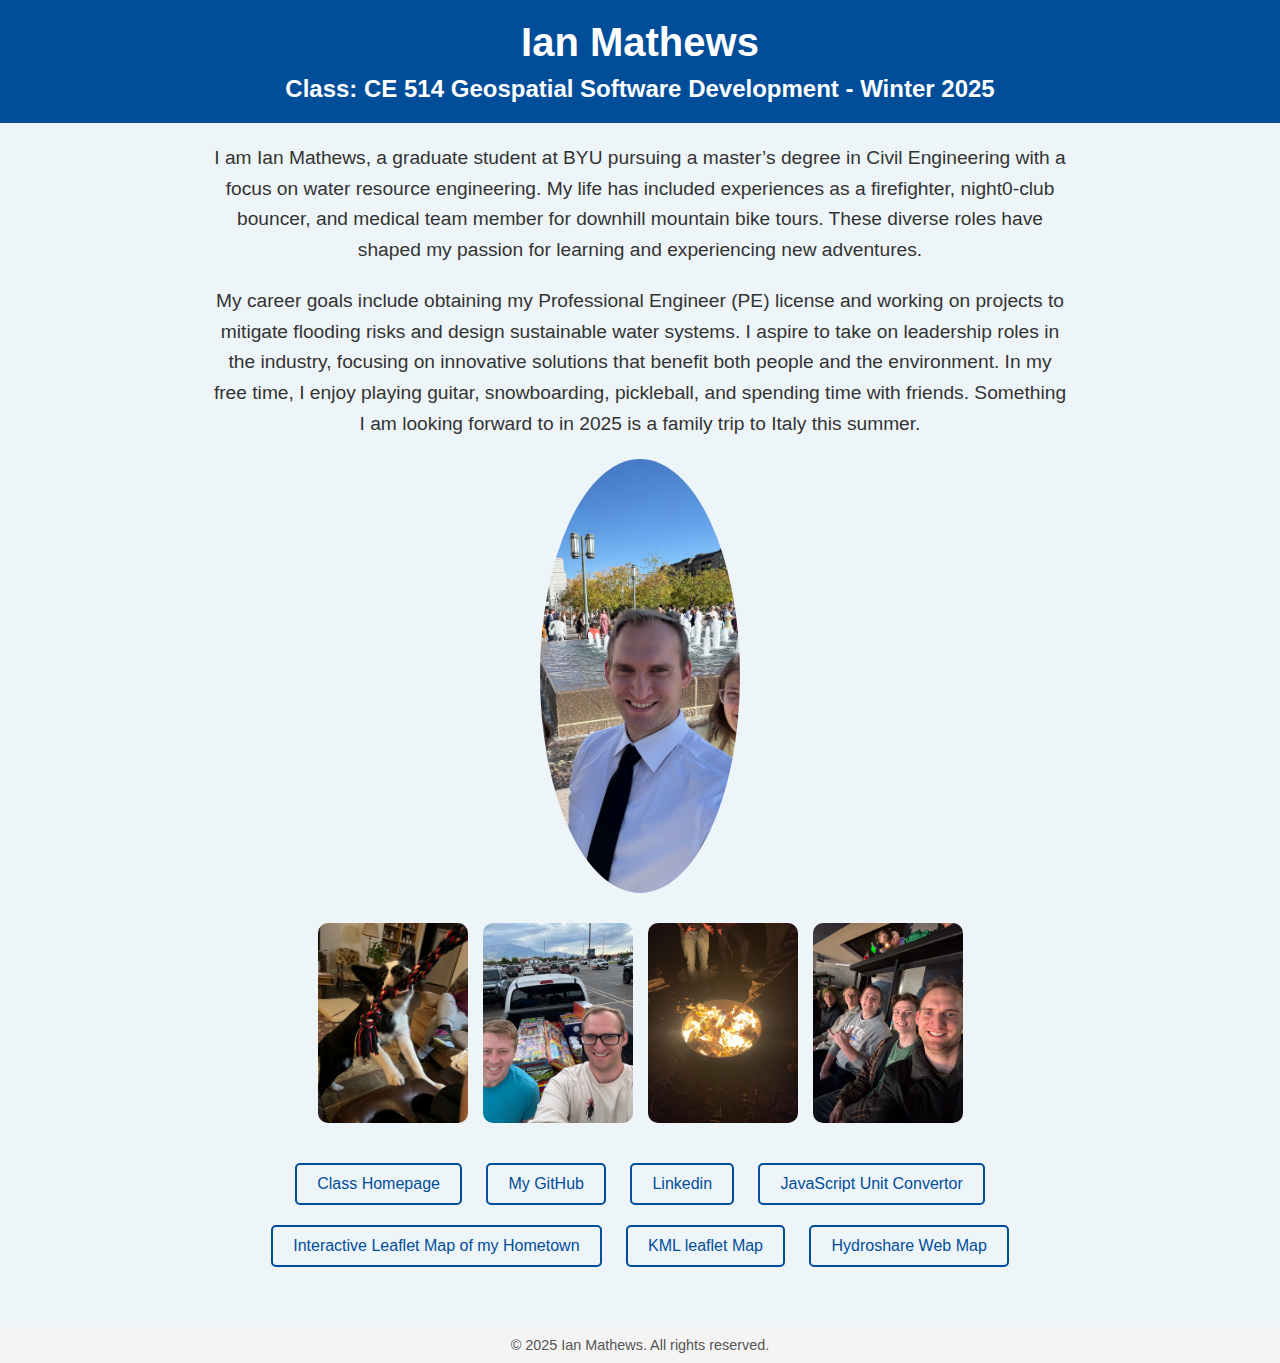
<file: index.html>
<!DOCTYPE html>
<html lang="en">
<head>
    <meta charset="UTF-8">
    <meta name="viewport" content="width=device-width, initial-scale=1.0">
    <title>Ian Mathews</title>
    <link rel="stylesheet" type="text/css" href="https://imathews-238.github.io/CE514/style.css" />
</head>
<body>
    <header>
        <h1>Ian Mathews</h1>
        <h2>Class: CE 514 Geospatial Software Development - Winter 2025</h2>
    </header>

    <main>
        <p class="intro">
            I am Ian Mathews, a graduate student at BYU pursuing a master’s degree in Civil Engineering with a focus on water resource engineering. 
            My life has included experiences as a firefighter, night0-club bouncer, and medical team member for downhill mountain bike tours. These diverse roles 
            have shaped my passion for learning and experiencing new adventures.
        </p>

        <p class="intro">
            My career goals include obtaining my Professional Engineer (PE) license and working on projects to mitigate flooding risks and design sustainable water systems. 
            I aspire to take on leadership roles in the industry, focusing on innovative solutions that benefit both people and the environment. In my free time, I enjoy playing guitar, 
            snowboarding, pickleball, and spending time with friends. Something I am looking forward to in 2025 is a family trip to Italy this summer.
        </p>

        <img src="me.jpeg" class="my_img" alt="Profile Picture">

        <div class="interests">
            <img src="dog.jpeg" alt="dog">
            <img src="fireworks.jpeg" alt="Fireworks">
            <img src="fire.jpeg" alt="Fire">
            <img src="friends.jpeg" alt="Friends hanging out">
        </div>

        <div class="links">
            <a href="https://imathews-238.github.io/ce514" target="_blank">Class Homepage</a>
            <a href="https://github.com/imathews-238" target="_blank">My GitHub</a>
            <a href="https://linkedin.com/in/ian-mathews-m328" target="_blank">Linkedin</a>
            <a href="https://imathews-238.github.io/CE514/unitconvertor" target="_blank">JavaScript Unit Convertor</a>
            <a href="https://imathews-238.github.io/CE514/leaflet.html" target="_blank">Interactive Leaflet Map of my Hometown</a>
            <a href="https://imathews-238.github.io/CE514/leaflet_kml.html" target="_blank">KML leaflet Map</a>
            <a href="https://imathews-238.github.io/CE514/hydroshare.html" target="_blank">Hydroshare Web Map</a>
        </div>
    </main>

    <footer>
        <p>&copy; 2025 Ian Mathews. All rights reserved.</p>
    </footer>
</body>
</html>
</file>
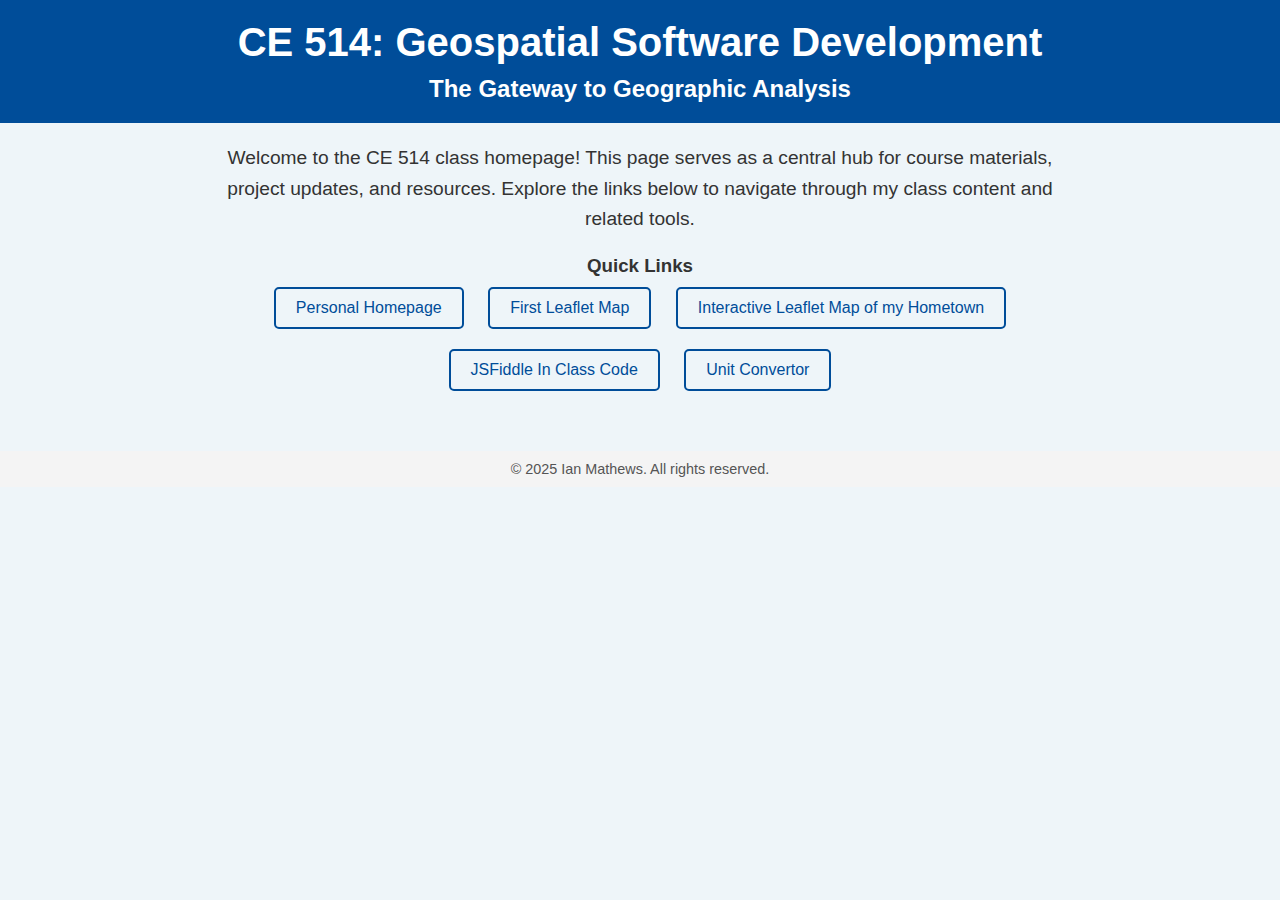
<file: ce514.html>
<!DOCTYPE html>
<html lang="en">
<head>
    <meta charset="UTF-8">
    <meta name="viewport" content="width=device-width, initial-scale=1.0">
    <title>CE 514 Class Homepage</title>
    <link rel="stylesheet" type="text/css" href="https://imathews-238.github.io/CE514/style.css" />
</head>
<body>

<header>
    <h1>CE 514: Geospatial Software Development</h1>
    <h2>The Gateway to Geographic Analysis</h2>
</header>

<main>
    <p class="welcome">
        Welcome to the CE 514 class homepage! This page serves as a central hub for course materials, project updates, and resources.
        Explore the links below to navigate through my class content and related tools.
    </p>

    <div class="links">
        <h3>Quick Links</h3>
        <a href="index.html">Personal Homepage</a>
        <a href="https://imathews-238.github.io/leaflet" target="_blank">First Leaflet Map</a>
        <a href="https://imathews-238.github.io/CE514/leaflet.html" target="_blank">Interactive Leaflet Map of my Hometown</a>
        <a href="https://imathews-238.github.io/CE514/test_code" target="_blank">JSFiddle In Class Code</a>
        <a href="https://imathews-238.github.io/CE514/unitconvertor" target="_blank">Unit Convertor</a>
    </div>
</main>

<footer>
    <p>&copy; 2025 Ian Mathews. All rights reserved.</p>
</footer>

</body>
</html>
</file>
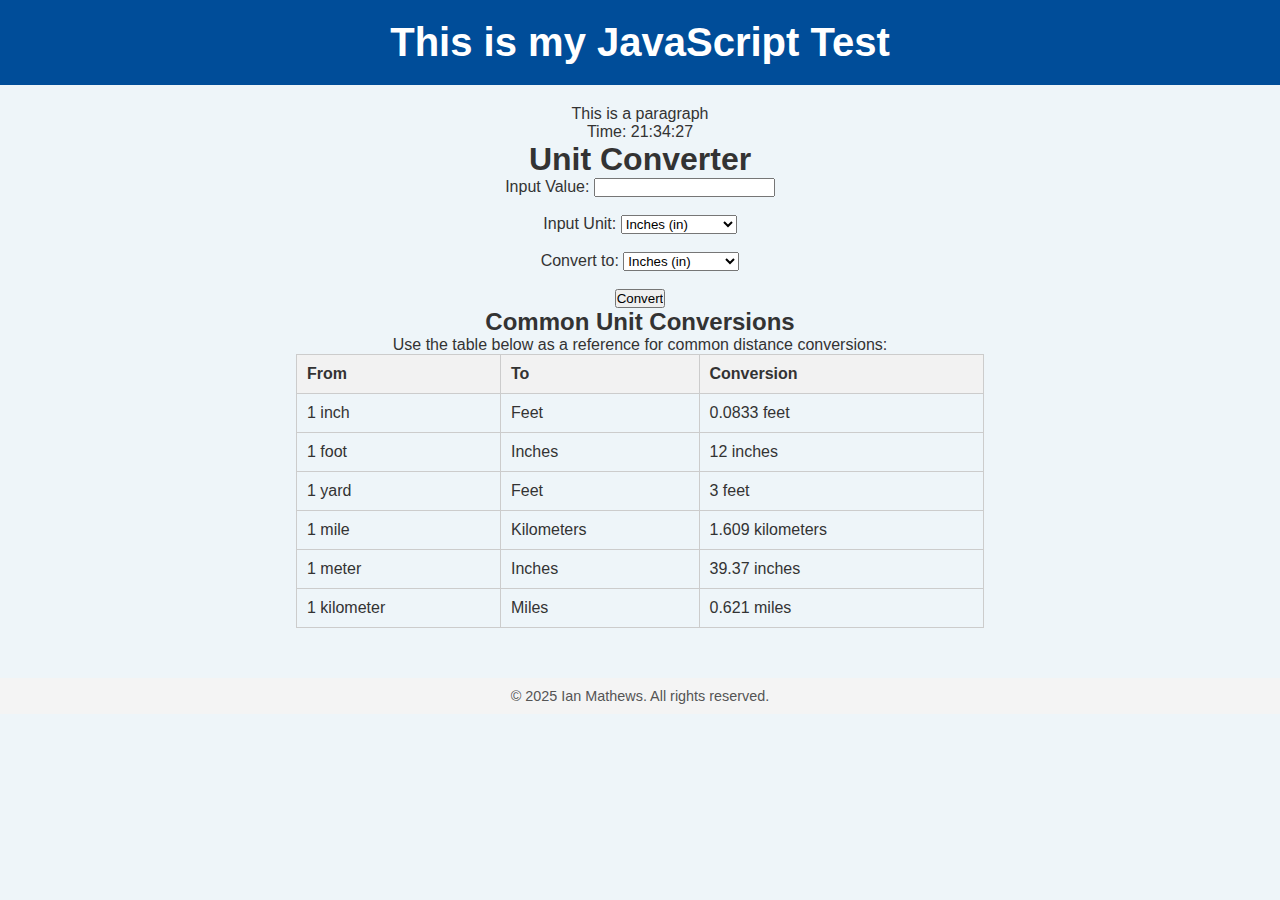
<file: CE514/unitconvertor.html>
<!DOCTYPE html>
<html>
<head>
  <title>JavaScript Test</title>
  <link rel="stylesheet" type="text/css" href="https://imathews-238.github.io/CE514/style.css" />
</head>

<body>
  <header>
    <h1>This is my JavaScript Test</h1>
  </header>

  <main>
    <section>
      <p>This is a paragraph</p>
      <p id="time"></p>
    </section>

    <section>
      <h1>Unit Converter</h1>  

      <label for="inputnumber">Input Value:</label>
      <input type="text" id="inputnumber"><br><br>

      <label for="Units">Input Unit:</label>
      <select id="Units">
        <option value="in">Inches (in)</option>
        <option value="ft">Feet (ft)</option>
        <option value="yd">Yards (yd)</option>
        <option value="mi">Miles (mi)</option>
        <option value="m">Meters (m)</option>
        <option value="km">Kilometers (km)</option>
      </select><br><br>

      <label for="TargetUnits">Convert to:</label>
      <select id="TargetUnits">
        <option value="in">Inches (in)</option>
        <option value="ft">Feet (ft)</option>
        <option value="yd">Yards (yd)</option>
        <option value="mi">Miles (mi)</option>
        <option value="m">Meters (m)</option>
        <option value="km">Kilometers (km)</option>
      </select><br><br>

      <input type="button" value="Convert" onclick="convert_units()">

      <p id="result"></p>
    </section>

    <section>
      <h2>Common Unit Conversions</h2>
      <p>Use the table below as a reference for common distance conversions:</p>
      <table style="margin: auto; border-collapse: collapse; width: 80%; text-align: left; border: 1px solid #ccc;">
        <thead>
          <tr style="background-color: #f2f2f2;">
            <th style="padding: 10px; border: 1px solid #ccc;">From</th>
            <th style="padding: 10px; border: 1px solid #ccc;">To</th>
            <th style="padding: 10px; border: 1px solid #ccc;">Conversion</th>
          </tr>
        </thead>
        <tbody>
          <tr>
            <td style="padding: 10px; border: 1px solid #ccc;">1 inch</td>
            <td style="padding: 10px; border: 1px solid #ccc;">Feet</td>
            <td style="padding: 10px; border: 1px solid #ccc;">0.0833 feet</td>
          </tr>
          <tr>
            <td style="padding: 10px; border: 1px solid #ccc;">1 foot</td>
            <td style="padding: 10px; border: 1px solid #ccc;">Inches</td>
            <td style="padding: 10px; border: 1px solid #ccc;">12 inches</td>
          </tr>
          <tr>
            <td style="padding: 10px; border: 1px solid #ccc;">1 yard</td>
            <td style="padding: 10px; border: 1px solid #ccc;">Feet</td>
            <td style="padding: 10px; border: 1px solid #ccc;">3 feet</td>
          </tr>
          <tr>
            <td style="padding: 10px; border: 1px solid #ccc;">1 mile</td>
            <td style="padding: 10px; border: 1px solid #ccc;">Kilometers</td>
            <td style="padding: 10px; border: 1px solid #ccc;">1.609 kilometers</td>
          </tr>
          <tr>
            <td style="padding: 10px; border: 1px solid #ccc;">1 meter</td>
            <td style="padding: 10px; border: 1px solid #ccc;">Inches</td>
            <td style="padding: 10px; border: 1px solid #ccc;">39.37 inches</td>
          </tr>
          <tr>
            <td style="padding: 10px; border: 1px solid #ccc;">1 kilometer</td>
            <td style="padding: 10px; border: 1px solid #ccc;">Miles</td>
            <td style="padding: 10px; border: 1px solid #ccc;">0.621 miles</td>
          </tr>
        </tbody>
      </table>
    </section>
  </main>

<footer>
    <p>&copy; 2025 Ian Mathews. All rights reserved.</p>
</footer>

  <script>
    function displayTime() {
      const now = new Date();
      const hours = String(now.getHours()).padStart(2, '0');
      const minutes = String(now.getMinutes()).padStart(2, '0');
      const seconds = String(now.getSeconds()).padStart(2, '0');

      const timeElement = document.getElementById('time'); 
      if (timeElement) { 
        timeElement.textContent = `Time: ${hours}:${minutes}:${seconds}`;
      }
    }

    displayTime();
    setInterval(displayTime, 1000); 

    function convert_units() {
      const inputValue = parseFloat(document.getElementById("inputnumber").value);
      const inputUnit = document.getElementById("Units").value;
      const targetUnit = document.getElementById("TargetUnits").value;

      if (isNaN(inputValue)) {
        document.getElementById("result").textContent = "Please enter a valid number.";
        return;
      }

      const conversionRates = {
        in: { in: 1, ft: 1 / 12, yd: 1 / 36, mi: 1 / 63360, m: 0.0254, km: 0.0000254 },
        ft: { in: 12, ft: 1, yd: 1 / 3, mi: 1 / 5280, m: 0.3048, km: 0.0003048 },
        yd: { in: 36, ft: 3, yd: 1, mi: 1 / 1760, m: 0.9144, km: 0.0009144 },
        mi: { in: 63360, ft: 5280, yd: 1760, mi: 1, m: 1609.34, km: 1.60934 },
        m: { in: 39.3701, ft: 3.28084, yd: 1.09361, mi: 1 / 1609.34, m: 1, km: 0.001 },
        km: { in: 39370.1, ft: 3280.84, yd: 1093.61, mi: 1 / 1.60934, m: 1000, km: 1 }
      };

      const convertedValue = inputValue * conversionRates[inputUnit][targetUnit];
      document.getElementById("result").textContent =
        `${inputValue} ${inputUnit} = ${convertedValue.toFixed(2)} ${targetUnit}`;
    }
  </script>
</body>
</html>
</file>
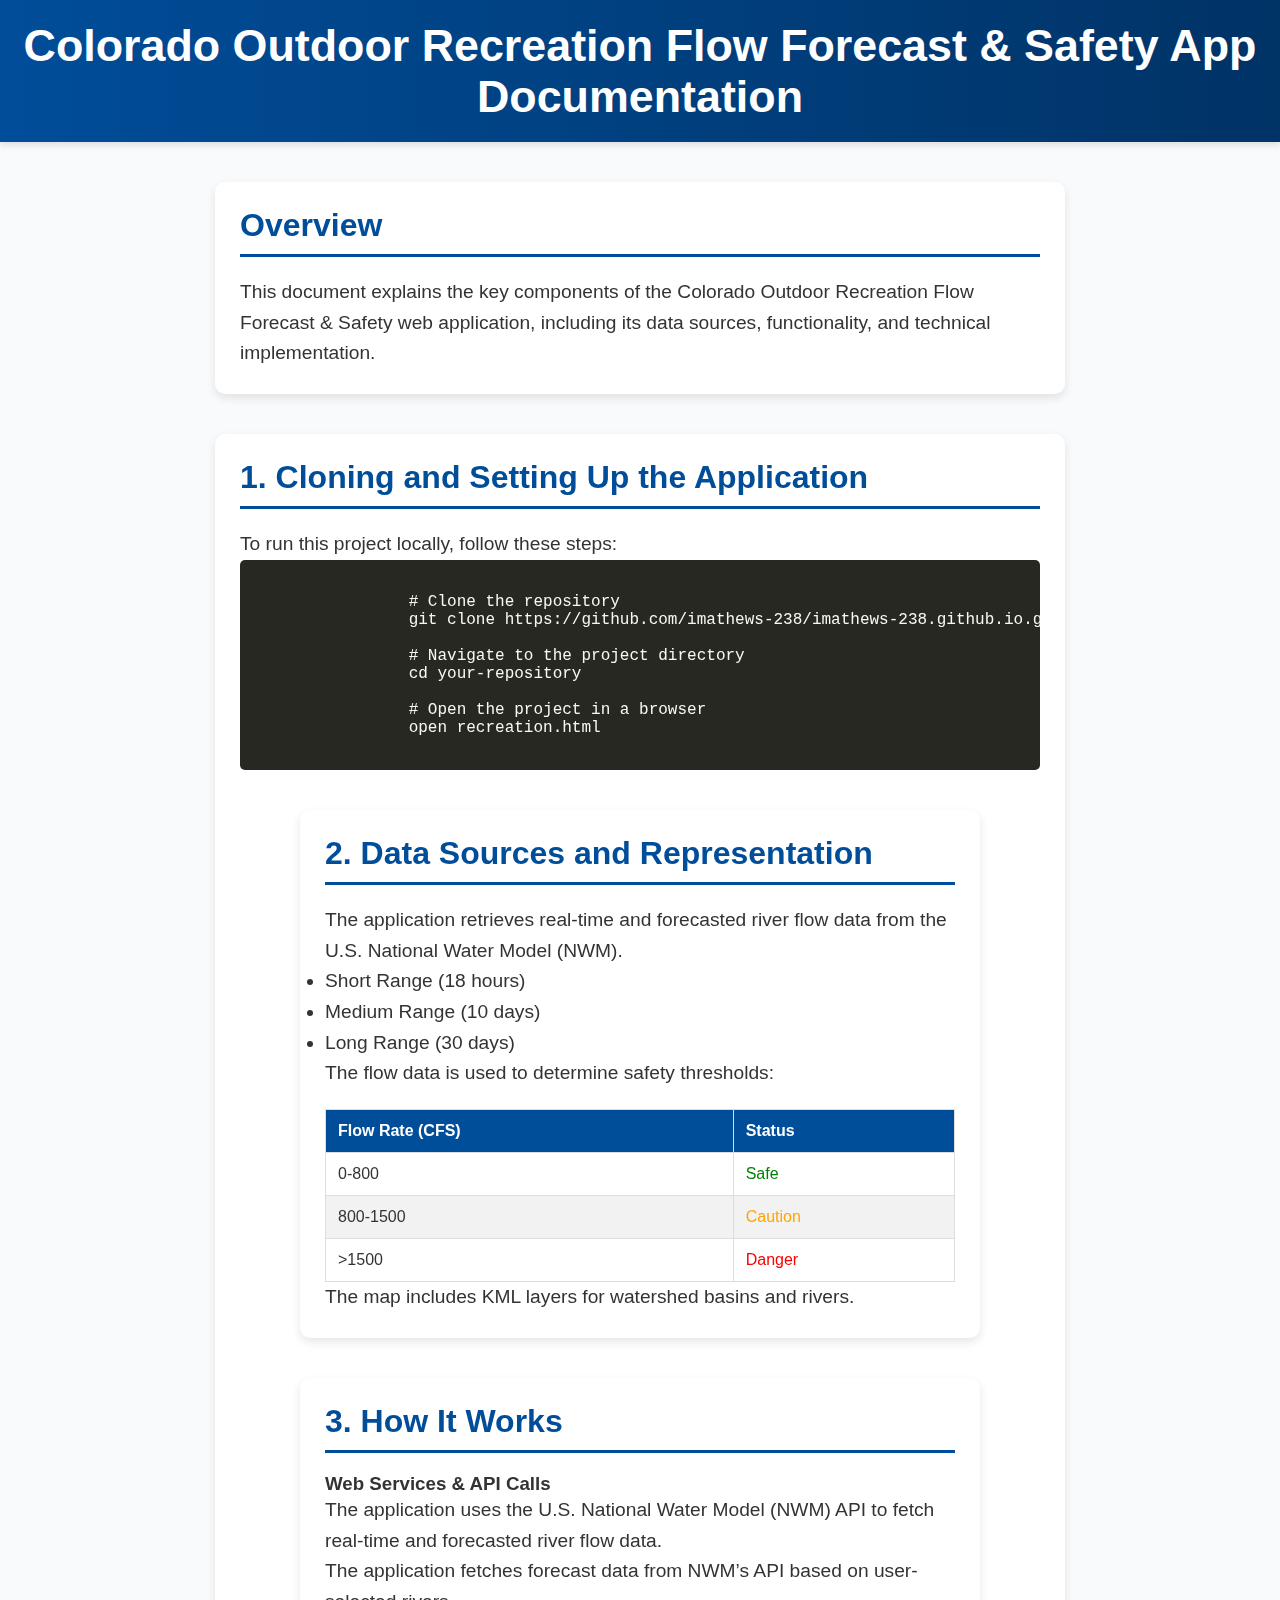
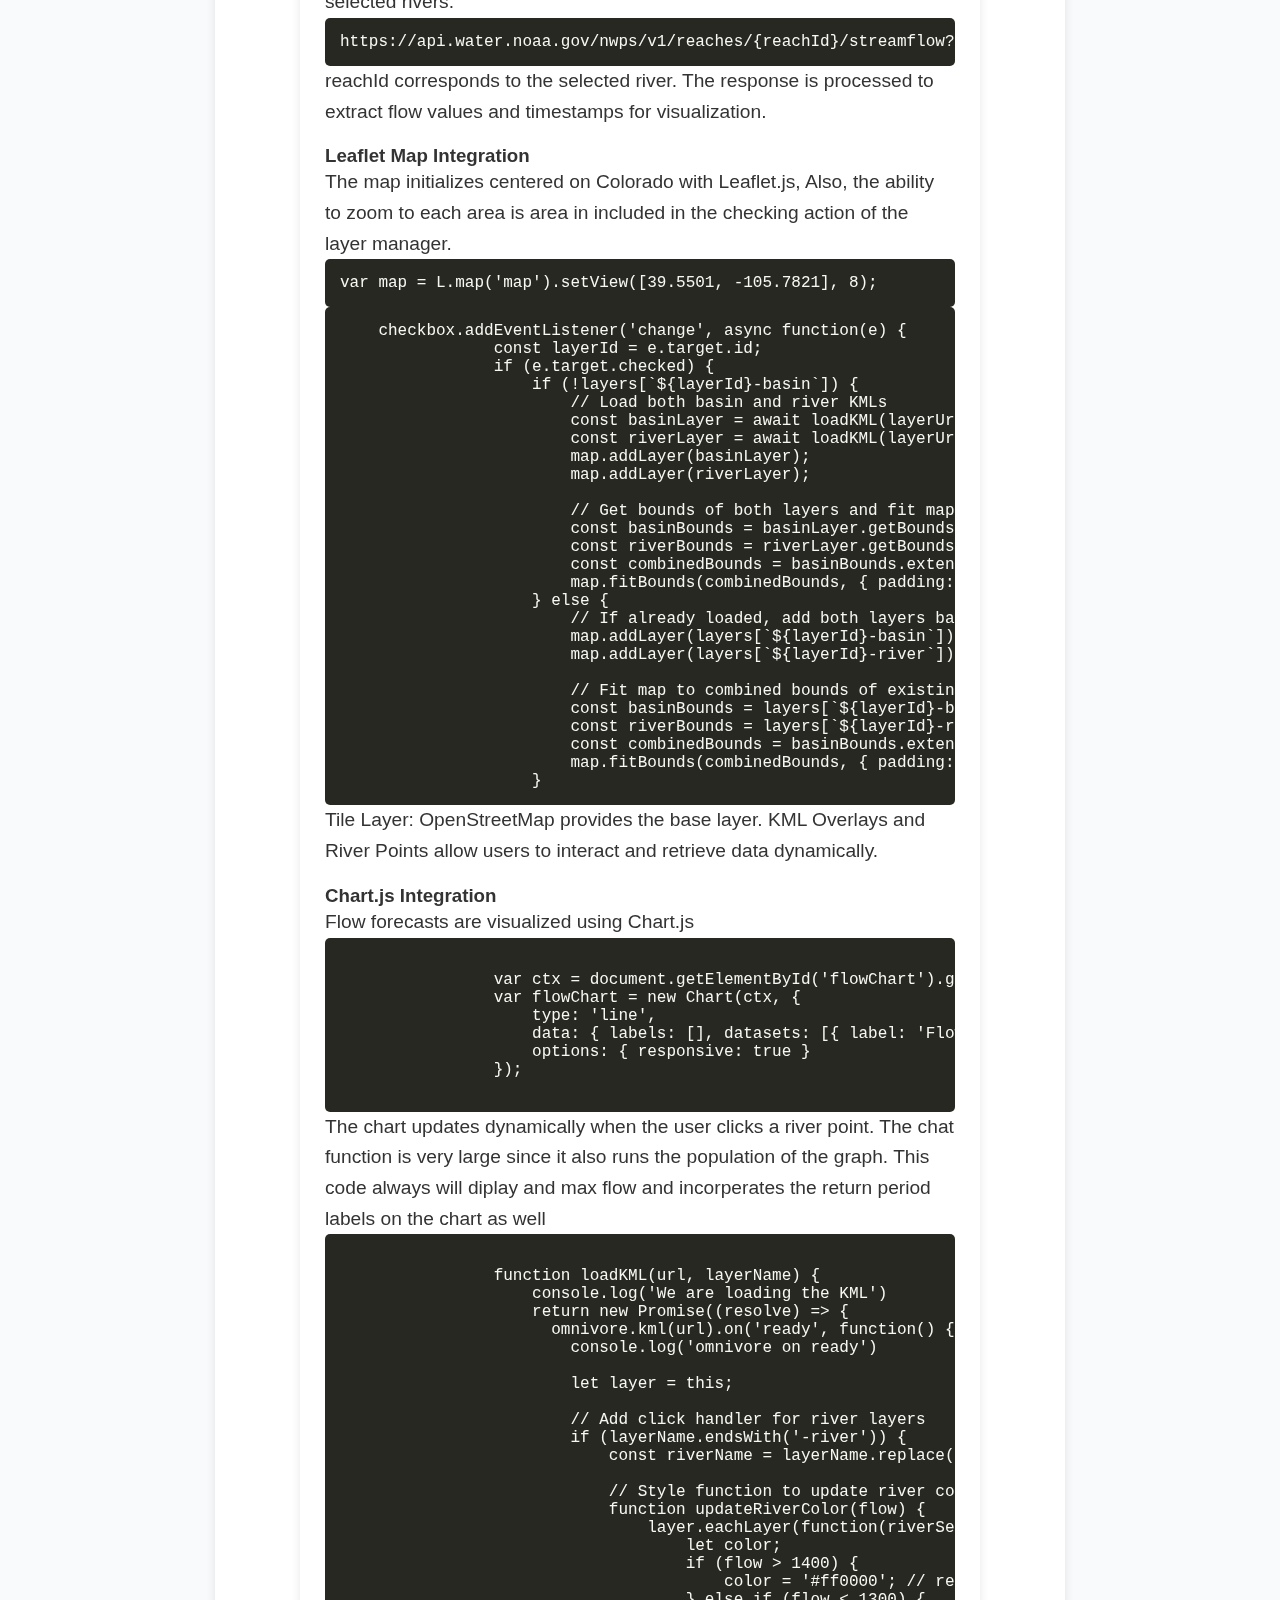
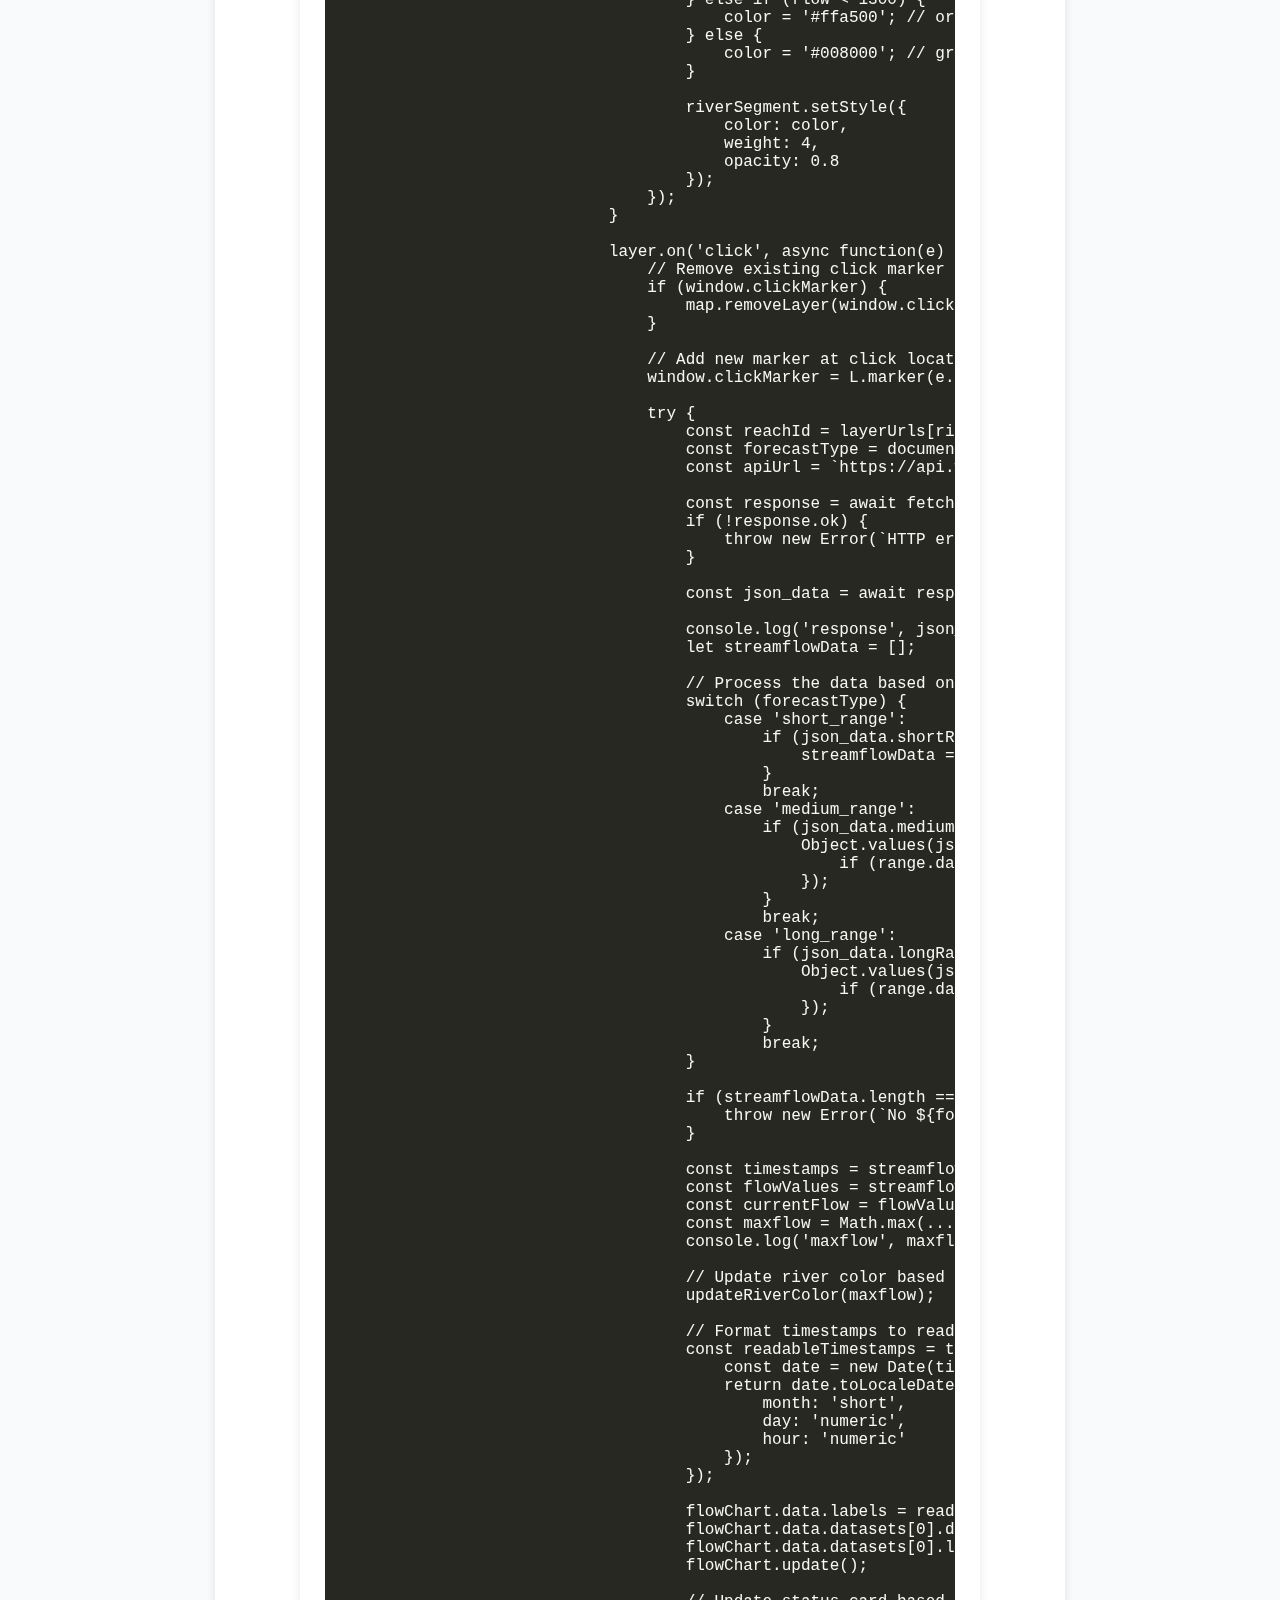
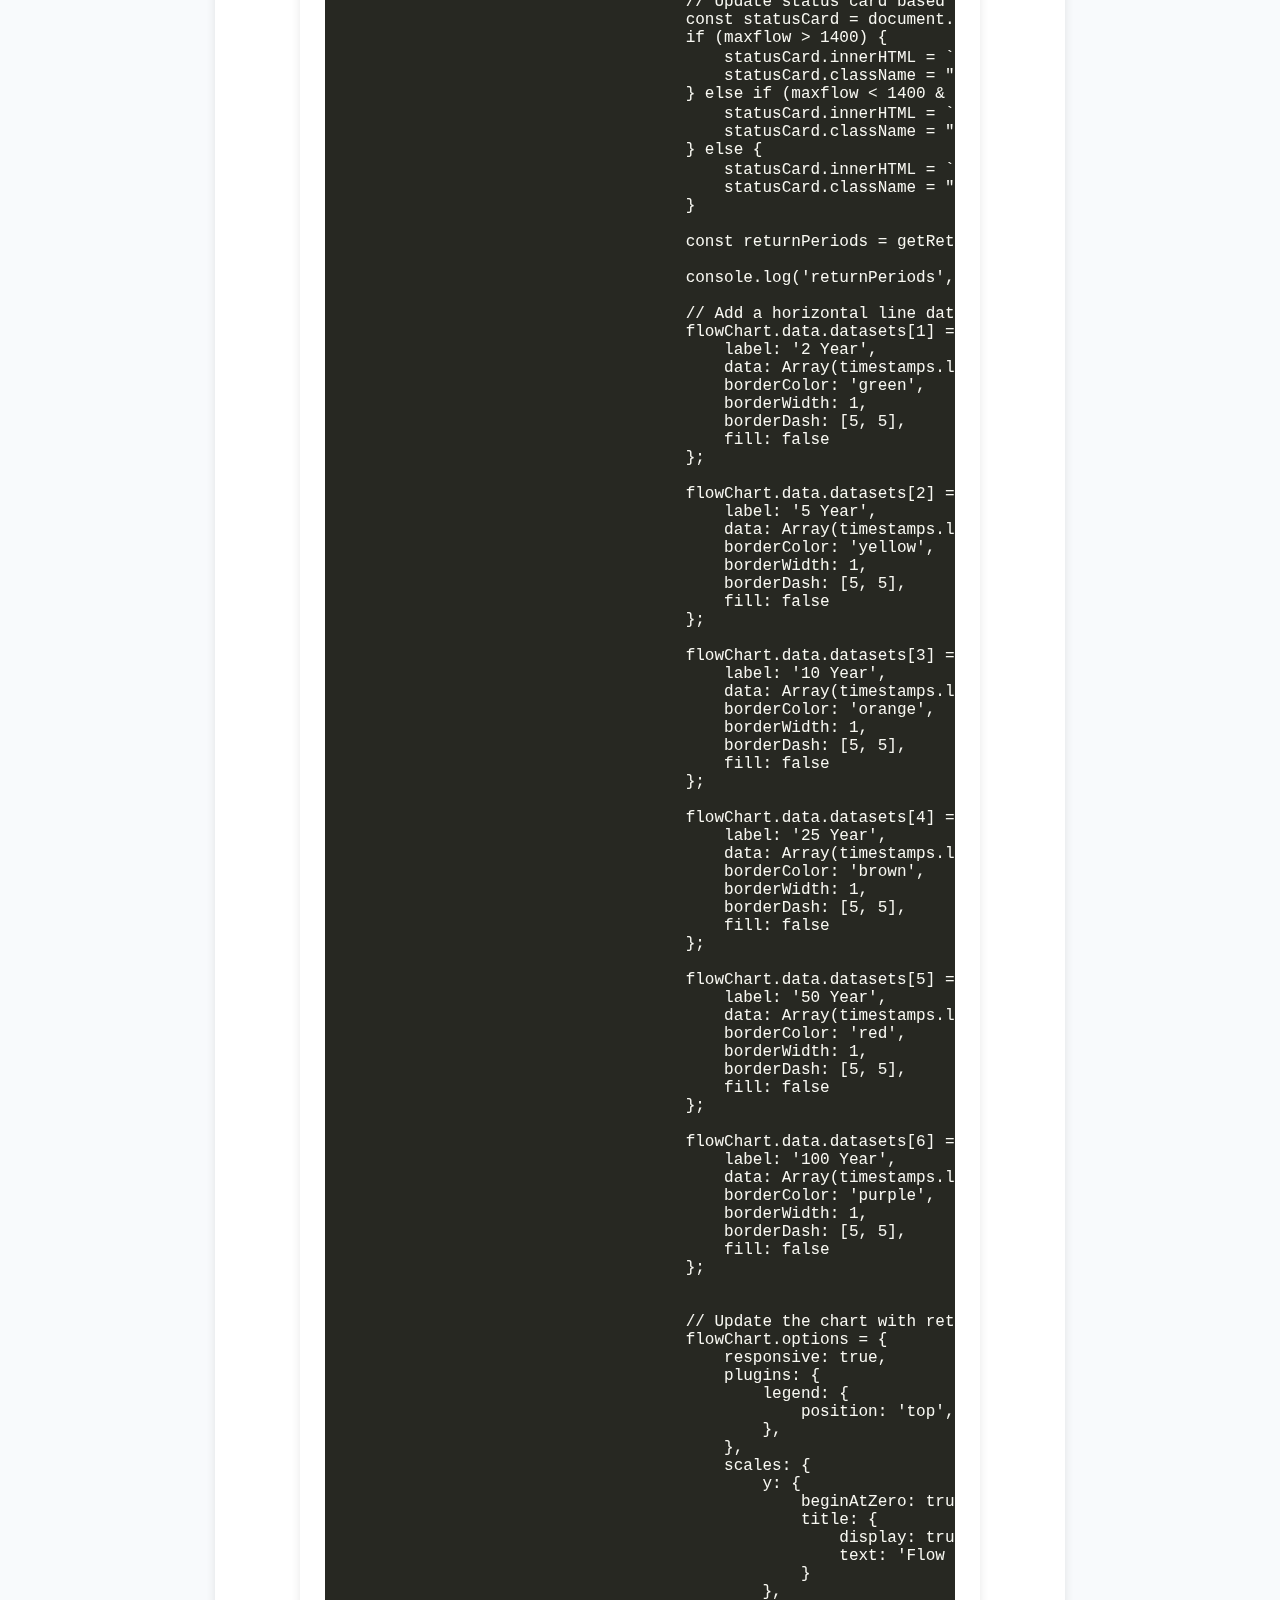
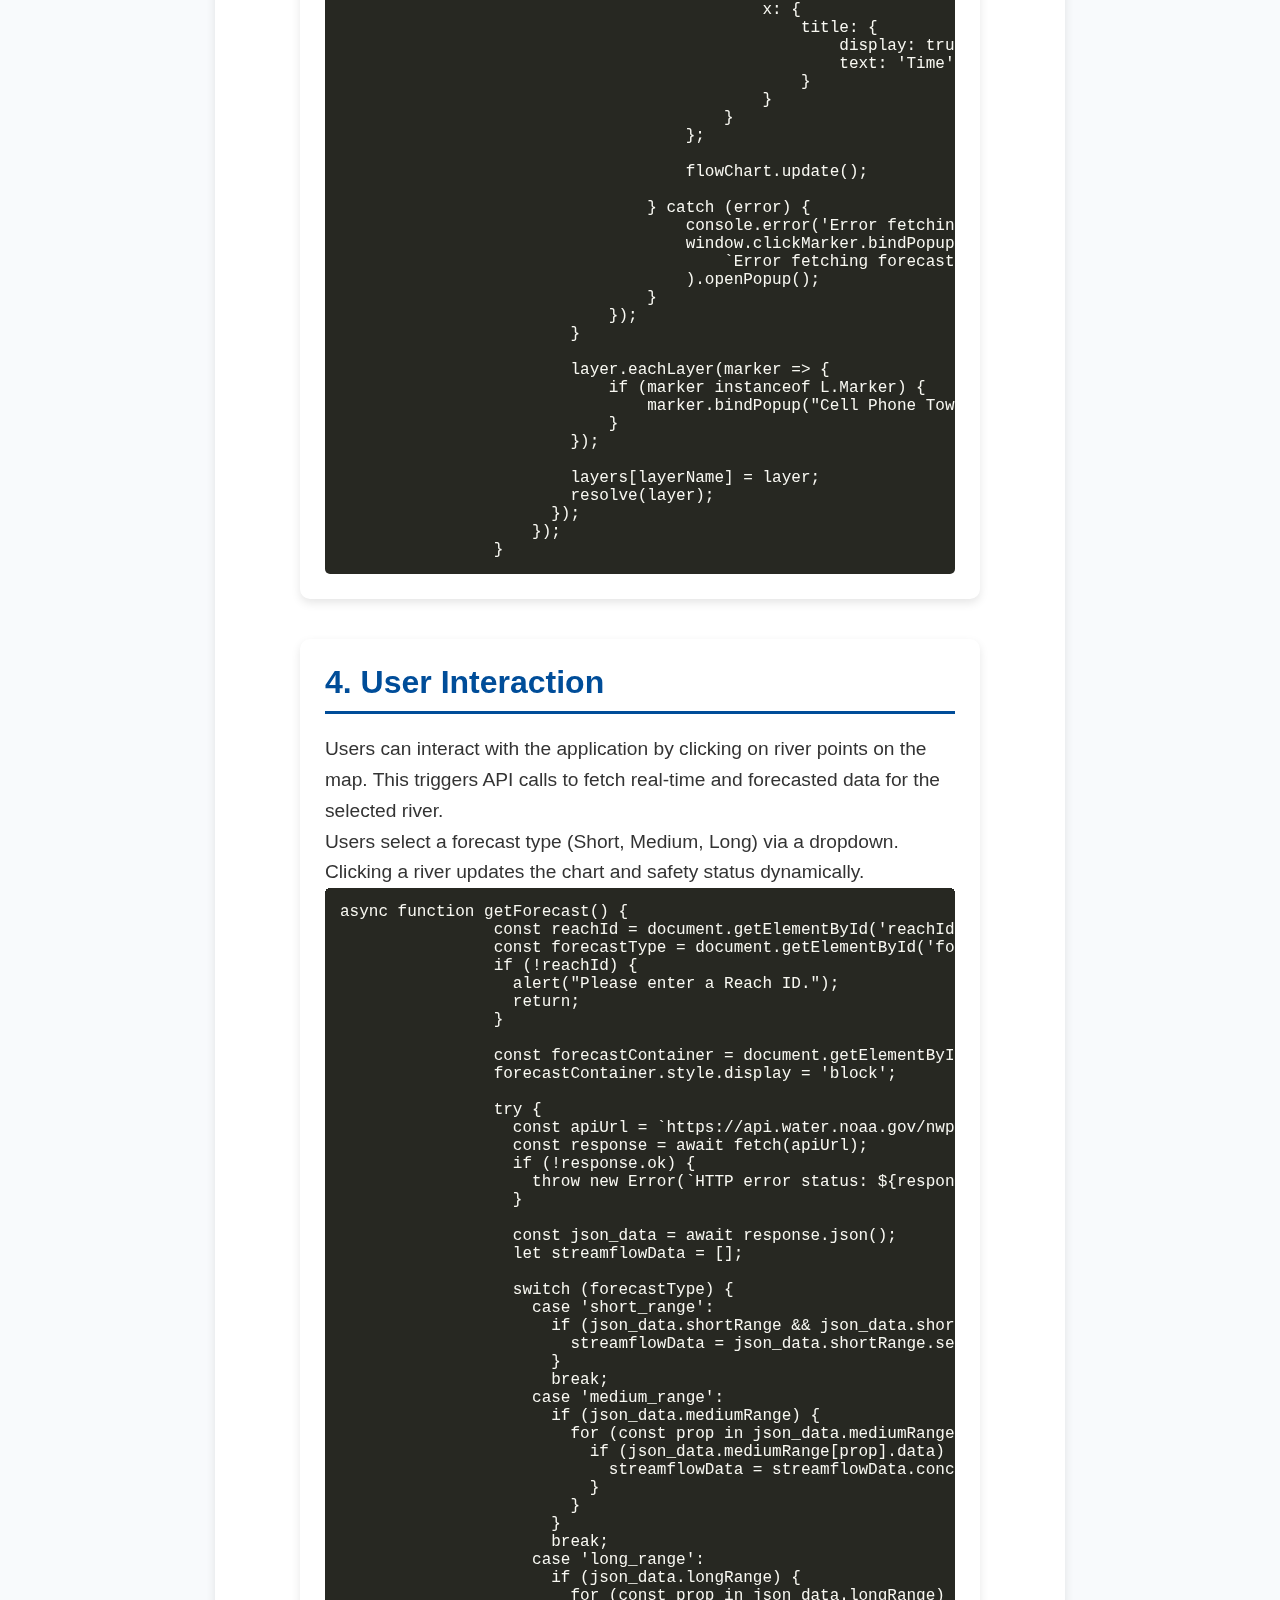
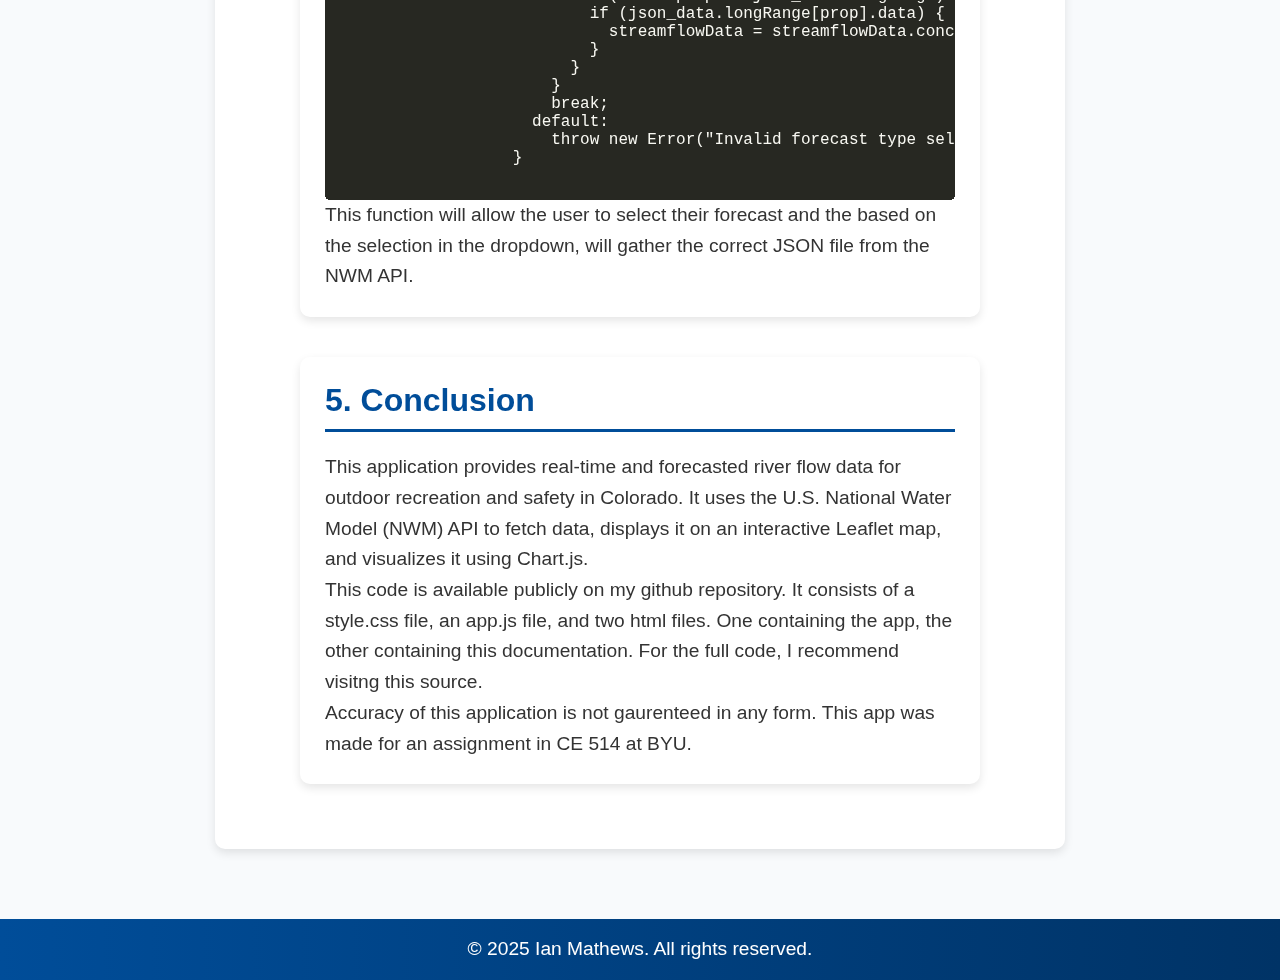
<file: forecast/documentation.html>
<!DOCTYPE html>
<html lang="en">
<head>
    <meta charset="UTF-8">
    <meta name="viewport" content="width=device-width, initial-scale=1.0">
    <title>Colorado Outdoor Recreation Flow Forecast & Safety App Documentation</title>
    <link rel="stylesheet" href="style.css">
</head>
<body>
    <header>
        <h1>Colorado Outdoor Recreation Flow Forecast & Safety App Documentation</h1>
    </header>
    <main>
        <section class="container">
            <h2>Overview</h2>
            <p>This document explains the key components of the Colorado Outdoor Recreation Flow Forecast & Safety web application, including its data sources, functionality, and technical implementation.</p>
        </section>
        
        <section class="container">
            <h2>1. Cloning and Setting Up the Application</h2>
            <p>To run this project locally, follow these steps:</p>
            <pre><code>
                # Clone the repository
                git clone https://github.com/imathews-238/imathews-238.github.io.git

                # Navigate to the project directory
                cd your-repository

                # Open the project in a browser
                open recreation.html
            </code></pre>

        <section class="container">
            <h2>2. Data Sources and Representation</h2>
            <p>The application retrieves real-time and forecasted river flow data from the U.S. National Water Model (NWM).</p>
            <ul>
                <li>Short Range (18 hours)</li>
                <li>Medium Range (10 days)</li>
                <li>Long Range (30 days)</li>
            </ul>
            <p>The flow data is used to determine safety thresholds:</p>
            <table>
                <thead>
                    <tr>
                        <th>Flow Rate (CFS)</th>
                        <th>Status</th>
                    </tr>
                </thead>
                <tbody>
                    <tr><td>0-800</td><td style="color:green;">Safe</td></tr>
                    <tr><td>800-1500</td><td style="color:orange;">Caution</td></tr>
                    <tr><td>>1500</td><td style="color:red;">Danger</td></tr>
                </tbody>
            </table>
            <p>The map includes KML layers for watershed basins and rivers.</p>
        </section>

        <section class="container">
            <h2>3. How It Works</h2>
            <h3>Web Services & API Calls</h3>

            <p>The application uses the U.S. National Water Model (NWM) API to fetch real-time and forecasted river flow data.</p>
            <p>The application fetches forecast data from NWM’s API based on user-selected rivers.</p>
            <pre><code>https://api.water.noaa.gov/nwps/v1/reaches/{reachId}/streamflow?series={forecastType}</code></pre>
            <p>reachId corresponds to the selected river. The response is processed to extract flow values and timestamps for visualization.</p>
            <br>
            <h3>Leaflet Map Integration</h3>
            <p>The map initializes centered on Colorado with Leaflet.js, Also, the ability to zoom to each area is area in included in the checking action of the layer manager.</p>
            <pre><code>var map = L.map('map').setView([39.5501, -105.7821], 8);</code></pre>
            <pre><code>    checkbox.addEventListener('change', async function(e) {
                const layerId = e.target.id;
                if (e.target.checked) {
                    if (!layers[`${layerId}-basin`]) {
                        // Load both basin and river KMLs
                        const basinLayer = await loadKML(layerUrls[layerId].basin, `${layerId}-basin`);
                        const riverLayer = await loadKML(layerUrls[layerId].river, `${layerId}-river`);
                        map.addLayer(basinLayer);
                        map.addLayer(riverLayer);
                        
                        // Get bounds of both layers and fit map to those bounds
                        const basinBounds = basinLayer.getBounds();
                        const riverBounds = riverLayer.getBounds();
                        const combinedBounds = basinBounds.extend(riverBounds);
                        map.fitBounds(combinedBounds, { padding: [50, 50] });
                    } else {
                        // If already loaded, add both layers back to the map
                        map.addLayer(layers[`${layerId}-basin`]);
                        map.addLayer(layers[`${layerId}-river`]);
                        
                        // Fit map to combined bounds of existing layers
                        const basinBounds = layers[`${layerId}-basin`].getBounds();
                        const riverBounds = layers[`${layerId}-river`].getBounds();
                        const combinedBounds = basinBounds.extend(riverBounds);
                        map.fitBounds(combinedBounds, { padding: [50, 50] });
                    }</code></pre>
            <p>Tile Layer: OpenStreetMap provides the base layer. KML Overlays and River Points allow users to interact and retrieve data dynamically.</p>
            <br>
            <h3>Chart.js Integration</h3>
            <p>Flow forecasts are visualized using Chart.js</p>
            <pre><code>
                var ctx = document.getElementById('flowChart').getContext('2d');
                var flowChart = new Chart(ctx, {
                    type: 'line',
                    data: { labels: [], datasets: [{ label: 'Flow Rate (CFS)', data: [], borderColor: 'blue' }] },
                    options: { responsive: true }
                });
            </code></pre>
            <p>The chart updates dynamically when the user clicks a river point. The chat function is very large since it also runs the population of the graph. This code always will diplay and max flow and incorperates the return period labels on the chart as well</p>
            <pre><code>
                function loadKML(url, layerName) {
                    console.log('We are loading the KML')
                    return new Promise((resolve) => {
                      omnivore.kml(url).on('ready', function() {
                        console.log('omnivore on ready')
                
                        let layer = this;
                
                        // Add click handler for river layers
                        if (layerName.endsWith('-river')) {
                            const riverName = layerName.replace('-river', '');
                            
                            // Style function to update river color
                            function updateRiverColor(flow) {
                                layer.eachLayer(function(riverSegment) {
                                    let color;
                                    if (flow > 1400) {
                                        color = '#ff0000'; // red for dangerous conditions
                                    } else if (flow < 1300) {
                                        color = '#ffa500'; // orange for poor conditions
                                    } else {
                                        color = '#008000'; // green for safe conditions
                                    }
                                    
                                    riverSegment.setStyle({
                                        color: color,
                                        weight: 4,
                                        opacity: 0.8
                                    });
                                });
                            }
                
                            layer.on('click', async function(e) {
                                // Remove existing click marker if any
                                if (window.clickMarker) {
                                    map.removeLayer(window.clickMarker);
                                }
                                
                                // Add new marker at click location
                                window.clickMarker = L.marker(e.latlng).addTo(map);
                                
                                try {
                                    const reachId = layerUrls[riverName].reachId;
                                    const forecastType = document.getElementById('forecastTypeSelect').value;
                                    const apiUrl = `https://api.water.noaa.gov/nwps/v1/reaches/${reachId}/streamflow?series=${forecastType}`;
                                    
                                    const response = await fetch(apiUrl);
                                    if (!response.ok) {
                                        throw new Error(`HTTP error status: ${response.status} - ${response.statusText}`);
                                    }
                
                                    const json_data = await response.json();
                
                                    console.log('response', json_data)
                                    let streamflowData = [];
                
                                    // Process the data based on forecast type
                                    switch (forecastType) {
                                        case 'short_range':
                                            if (json_data.shortRange?.series?.data) {
                                                streamflowData = json_data.shortRange.series.data;
                                            }
                                            break;
                                        case 'medium_range':
                                            if (json_data.mediumRange) {
                                                Object.values(json_data.mediumRange).forEach(range => {
                                                    if (range.data) streamflowData = streamflowData.concat(range.data);
                                                });
                                            }
                                            break;
                                        case 'long_range':
                                            if (json_data.longRange) {
                                                Object.values(json_data.longRange).forEach(range => {
                                                    if (range.data) streamflowData = streamflowData.concat(range.data);
                                                });
                                            }
                                            break;
                                    }
                
                                    if (streamflowData.length === 0) {
                                        throw new Error(`No ${forecastType.replace('_', ' ')} forecast data available for this location.`);
                                    }
                
                                    const timestamps = streamflowData.map(item => item.validTime);
                                    const flowValues = streamflowData.map(item => item.flow);
                                    const currentFlow = flowValues[0];
                                    const maxflow = Math.max(...flowValues);
                                    console.log('maxflow', maxflow)
                
                                    // Update river color based on current flow
                                    updateRiverColor(maxflow);
                
                                    // Format timestamps to readable format
                                    const readableTimestamps = timestamps.map(timestamp => {
                                        const date = new Date(timestamp);
                                        return date.toLocaleDateString('en-US', {
                                            month: 'short',
                                            day: 'numeric',
                                            hour: 'numeric'
                                        });
                                    });
                                    
                                    flowChart.data.labels = readableTimestamps;
                                    flowChart.data.datasets[0].data = flowValues;
                                    flowChart.data.datasets[0].label = `${riverName} Flow - ${forecastType.replace('_', ' ').toUpperCase()}`;
                                    flowChart.update();
                
                                    // Update status card based on current flow
                                    const statusCard = document.getElementById("status-card");
                                    if (maxflow > 1400) {
                                        statusCard.innerHTML = `⚠️ WARNING: Flow at ${riverName} is HIGH! Dangerous conditions.`;
                                        statusCard.className = "danger";
                                    } else if (maxflow < 1400 & maxflow > 600) {
                                        statusCard.innerHTML = `⚠️ Caution: Flow at ${riverName} may be Dangerous for recreation.`;
                                        statusCard.className = "caution";
                                    } else {
                                        statusCard.innerHTML = `✅ Flow at ${riverName} is safe for recreation.`;
                                        statusCard.className = "safe";
                                    }
  
                                    const returnPeriods = getReturnPeriods(reachId);
                
                                    console.log('returnPeriods', returnPeriods)
                
                                    // Add a horizontal line dataset
                                    flowChart.data.datasets[1] = {
                                        label: '2 Year',
                                        data: Array(timestamps.length).fill(returnPeriods.values['2_year']), // Replace 1000 with your desired fixed value
                                        borderColor: 'green',
                                        borderWidth: 1,
                                        borderDash: [5, 5],
                                        fill: false
                                    };
                
                                    flowChart.data.datasets[2] = {
                                        label: '5 Year',
                                        data: Array(timestamps.length).fill(returnPeriods.values['5_year']), // Replace 1000 with your desired fixed value
                                        borderColor: 'yellow',
                                        borderWidth: 1,
                                        borderDash: [5, 5], 
                                        fill: false
                                    };
                
                                    flowChart.data.datasets[3] = {
                                        label: '10 Year',
                                        data: Array(timestamps.length).fill(returnPeriods.values['10_year']), // Replace 1000 with your desired fixed value
                                        borderColor: 'orange',
                                        borderWidth: 1,
                                        borderDash: [5, 5], 
                                        fill: false
                                    };
                
                                    flowChart.data.datasets[4] = {
                                        label: '25 Year',
                                        data: Array(timestamps.length).fill(returnPeriods.values['25_year']), // Replace 1000 with your desired fixed value
                                        borderColor: 'brown',
                                        borderWidth: 1,
                                        borderDash: [5, 5], 
                                        fill: false
                                    };
                
                                    flowChart.data.datasets[5] = {
                                        label: '50 Year',
                                        data: Array(timestamps.length).fill(returnPeriods.values['50_year']), // Replace 1000 with your desired fixed value
                                        borderColor: 'red',
                                        borderWidth: 1,
                                        borderDash: [5, 5],
                                        fill: false
                                    };
                
                                    flowChart.data.datasets[6] = {
                                        label: '100 Year',
                                        data: Array(timestamps.length).fill(returnPeriods.values['100_year']), // Replace 1000 with your desired fixed value
                                        borderColor: 'purple',
                                        borderWidth: 1,
                                        borderDash: [5, 5],
                                        fill: false
                                    };
                
                                    
                                    // Update the chart with return period lines instead of bands
                                    flowChart.options = {
                                        responsive: true,
                                        plugins: {
                                            legend: {
                                                position: 'top',
                                            },
                                        },
                                        scales: {
                                            y: {
                                                beginAtZero: true,
                                                title: {
                                                    display: true,
                                                    text: 'Flow (CFS)'
                                                }
                                            },
                                            x: {
                                                title: {
                                                    display: true,
                                                    text: 'Time'
                                                }
                                            }
                                        }
                                    };
                                    
                                    flowChart.update();
                
                                } catch (error) {
                                    console.error('Error fetching forecast:', error);
                                    window.clickMarker.bindPopup(
                                        `Error fetching forecast data for ${riverName}: ${error.message}`
                                    ).openPopup();
                                }
                            });
                        }
                
                        layer.eachLayer(marker => {
                            if (marker instanceof L.Marker) {
                                marker.bindPopup("Cell Phone Tower");
                            }
                        });
                
                        layers[layerName] = layer;
                        resolve(layer);
                      });
                    });
                }</code></pre>
        </section>

        <section class="container">
            <h2>4. User Interaction</h2>
            <p>Users can interact with the application by clicking on river points on the map. This triggers API calls to fetch real-time and forecasted data for the selected river.</p>
            <p>Users select a forecast type (Short, Medium, Long) via a dropdown. Clicking a river updates the chart and safety status dynamically.</p>
            <pre><code>async function getForecast() {
                const reachId = document.getElementById('reachIdInput').value;
                const forecastType = document.getElementById('forecastTypeSelect').value;
                if (!reachId) {
                  alert("Please enter a Reach ID.");
                  return;
                }
              
                const forecastContainer = document.getElementById('forecast-container');
                forecastContainer.style.display = 'block';
              
                try {
                  const apiUrl = `https://api.water.noaa.gov/nwps/v1/reaches/${reachId}/streamflow?series=${forecastType}`;
                  const response = await fetch(apiUrl);
                  if (!response.ok) {
                    throw new Error(`HTTP error status: ${response.status} - ${response.statusText}`);
                  }
              
                  const json_data = await response.json();
                  let streamflowData = [];
              
                  switch (forecastType) {
                    case 'short_range':
                      if (json_data.shortRange && json_data.shortRange.series && json_data.shortRange.series.data) {
                        streamflowData = json_data.shortRange.series.data;
                      }
                      break;
                    case 'medium_range':
                      if (json_data.mediumRange) {
                        for (const prop in json_data.mediumRange) {
                          if (json_data.mediumRange[prop].data) {
                            streamflowData = streamflowData.concat(json_data.mediumRange[prop].data);
                          }
                        }
                      }
                      break;
                    case 'long_range':
                      if (json_data.longRange) {
                        for (const prop in json_data.longRange) {
                          if (json_data.longRange[prop].data) {
                            streamflowData = streamflowData.concat(json_data.longRange[prop].data);
                          }
                        }
                      }
                      break;
                    default:
                      throw new Error("Invalid forecast type selected.");
                  }
              </code></pre>
              <p>This function will allow the user to select their forecast and the based on the selection in the dropdown, will gather the correct JSON file from the NWM API.</p>
        </section>
        <section class="container">
            <h2>5. Conclusion</h2>
            <p>This application provides real-time and forecasted river flow data for outdoor recreation and safety in Colorado. It uses the U.S. National Water Model (NWM) API to fetch data, displays it on an interactive Leaflet map, and visualizes it using Chart.js.</p>
            <p>This code is available publicly on my github repository. It consists of a style.css file, an app.js file, and two html files. One containing the app, the other containing this documentation. For the full code, I recommend visitng this source.</p>
            <P>Accuracy of this application is not gaurenteed in any form. This app was made for an assignment in CE 514 at BYU. </P>
        </main>
    <footer>
        <p>&copy; 2025 Ian Mathews. All rights reserved.</p>
    </footer>
</body>
</html>
</file>
<file: forecast/style.css>
/* Reset and Base Styles */
* {
    box-sizing: border-box;
    margin: 0;
    padding: 0;
}

body {
    font-family: 'Roboto', Arial, sans-serif;
    background-color: #f8fafc;
    color: #333;
    margin: 0;
    padding: 0;
    display: flex;
    flex-direction: column;
    align-items: center;
}

/* Header Styles */
header {
    background: linear-gradient(90deg, #004d99, #003366);
    color: white;
    padding: 20px 0;
    width: 100%;
    text-align: center;
    box-shadow: 0px 4px 6px rgba(0, 0, 0, 0.1);
}

header h1 {
    font-size: 2.8rem;
    margin: 0;
}

/* Main Content Styling */
.container {
    width: 85%;
    max-width: 1000px;
    margin: 40px auto;
    padding: 25px;
    background: white;
    border-radius: 10px;
    box-shadow: 0px 4px 10px rgba(0, 0, 0, 0.1);
}

h2 {
    font-size: 2rem;
    color: #004d99;
    border-bottom: 3px solid #004d99;
    padding-bottom: 10px;
    margin-bottom: 20px;
}

p, li {
    font-size: 1.2rem;
    line-height: 1.6;
}

/* Table Styling */
table {
    width: 100%;
    border-collapse: collapse;
    margin-top: 20px;
}

thead tr {
    background-color: #004d99;
    color: white;
}

th, td {
    padding: 12px;
    border: 1px solid #ddd;
    text-align: left;
}

tbody tr:nth-child(even) {
    background-color: #f2f2f2;
}

tbody tr:hover {
    background-color: #e6f7ff;
}

/* Code Block Styling */
pre {
    background-color: #272822;
    color: #f8f8f2;
    padding: 15px;
    border-radius: 5px;
    overflow-x: auto;
}

code {
    font-family: 'Courier New', monospace;
    font-size: 1rem;
}

/* Footer Styles */
footer {
    margin-top: 30px;
    padding: 15px 0;
    font-size: 1rem;
    color: white;
    background: linear-gradient(90deg, #004d99, #003366);
    width: 100%;
    text-align: center;
}
</file>
